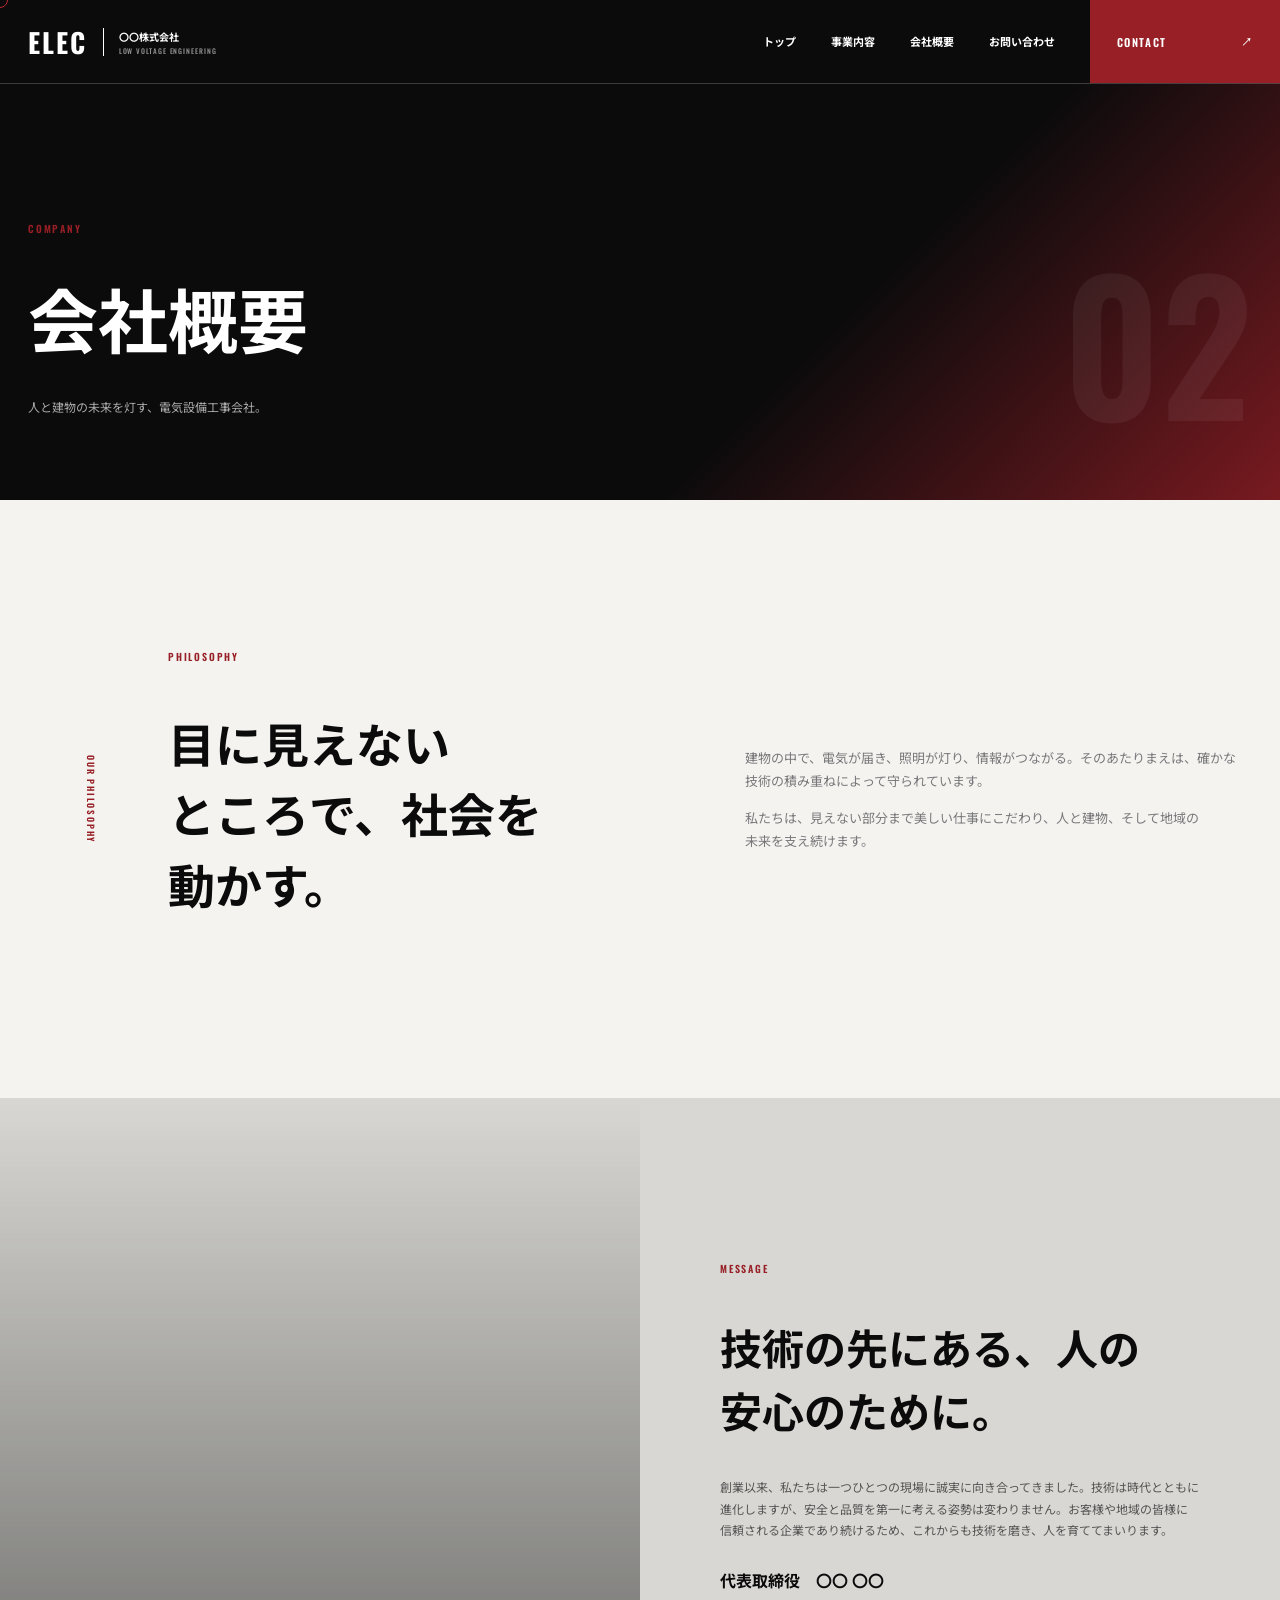
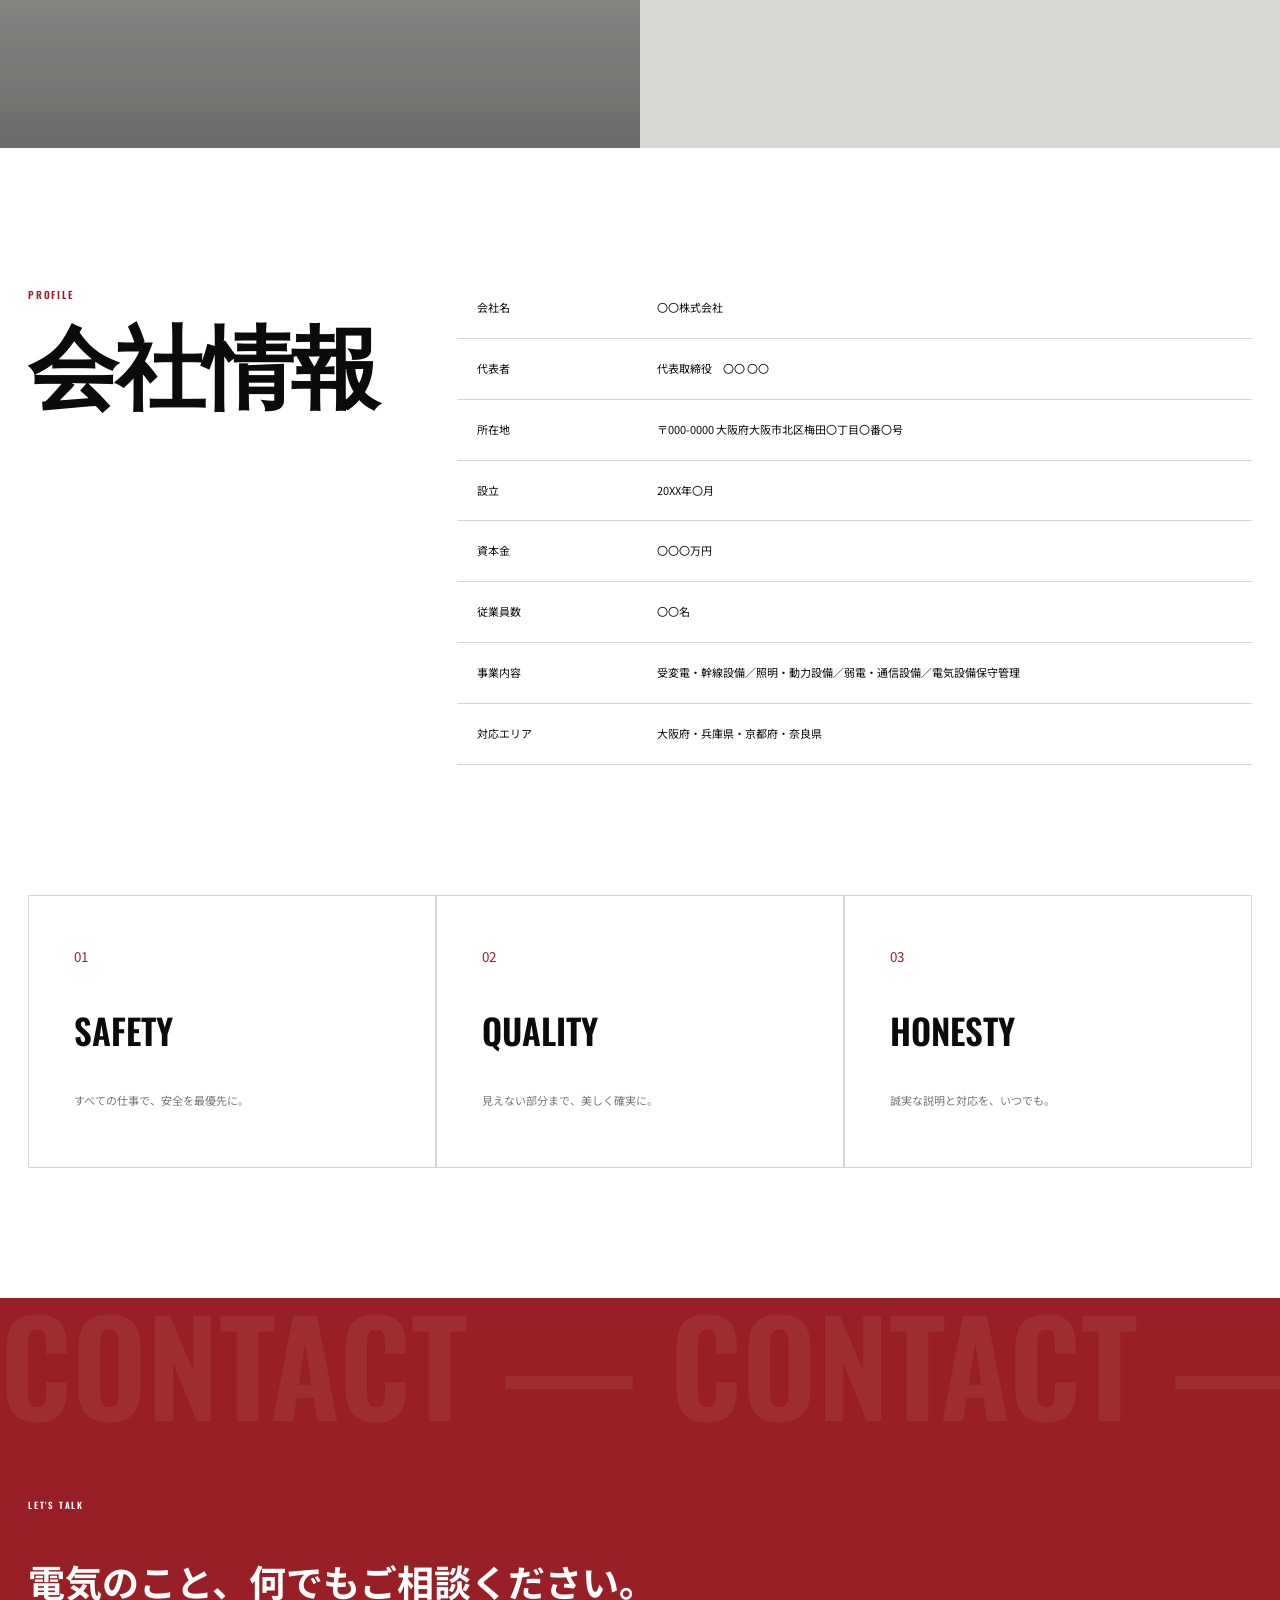
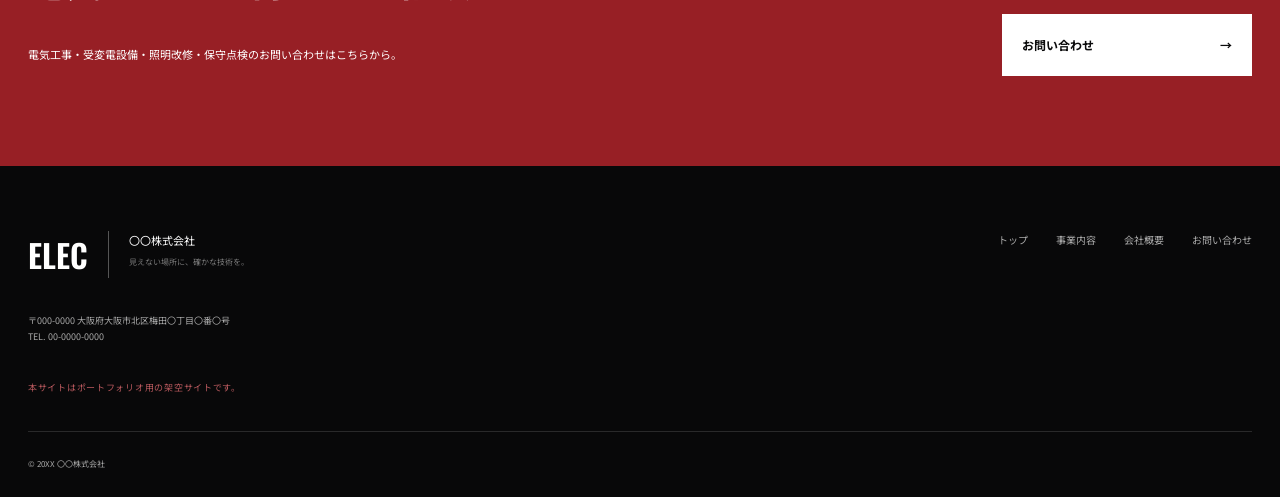
<file: company.html>
<!doctype html><html lang="ja"><head><meta charset="UTF-8"><meta name="viewport" content="width=device-width,initial-scale=1"><meta name="description" content="〇〇株式会社の会社概要。"><title>会社概要 | 〇〇株式会社</title><link rel="preconnect" href="https://fonts.googleapis.com"><link rel="preconnect" href="https://fonts.gstatic.com" crossorigin><link href="https://fonts.googleapis.com/css2?family=Noto+Sans+JP:wght@400;500;600;700;800;900&family=Oswald:wght@500;600;700&display=swap" rel="stylesheet"><link rel="stylesheet" href="styles.css?v=phrase-wrap1"><script src="script.js?v=phrase-wrap1" defer></script><link rel="icon" href="favicon-electric.svg" type="image/svg+xml"><meta property="og:type" content="website"><meta property="og:title" content="〇〇株式会社 | 見えない場所に、確かな技術を。"><meta property="og:description" content="受変電・照明・弱電設備の設計施工から保守まで。建物の未来を灯す電気設備工事会社です。"><meta property="og:url" content="https://pan1535ipad.github.io/modern-sample/company.html"><meta property="og:image" content="https://pan1535ipad.github.io/modern-sample/assets/ogp.jpg"><meta name="twitter:card" content="summary_large_image"></head><body><div class="loader"><span>ELECTRICAL WORKS</span><i></i></div><div class="cursor"></div><header><a class="logo" href="index.html"><b>ELEC</b><span>〇〇株式会社<small>LOW VOLTAGE ENGINEERING</small></span></a><button class="menu" aria-label="メニュー" aria-expanded="false"><i></i><i></i></button><nav><a href="index.html">トップ</a><a href="services.html">事業内容</a><a href="company.html">会社概要</a><a href="contact.html">お問い合わせ</a></nav><a class="head-contact" href="contact.html">CONTACT <b>↗</b></a></header><main><section class="page-hero"><div><small>COMPANY</small><h1 class="phrase-heading"><span class="phrase-unit">会社概要</span></h1><p>人と建物の未来を灯す、電気設備工事会社。</p></div><b>02</b></section><section class="company-message"><div class="vertical">OUR PHILOSOPHY</div><div class="reveal"><small>PHILOSOPHY</small><h2 class="phrase-heading semantic-heading company-message-heading"><span class="phrase-unit">目に</span><wbr><span class="phrase-unit">見えない</span><wbr><span class="phrase-unit">ところで、</span><wbr><span class="phrase-unit">社会を</span><wbr><span class="phrase-unit">動かす。</span></h2></div><div class="reveal"><p><span class="sp-line">建物の中で、電気が届き、照明が灯り、</span><span class="sp-line">情報がつながる。そのあたりまえは、</span><span class="sp-line">確かな技術の積み重ねによって</span><span class="sp-line">守られています。</span></p><p><span class="sp-line">私たちは、見えない部分まで</span><span class="sp-line">美しい仕事にこだわり、</span><span class="sp-line">人と建物、そして地域の未来を支え続けます。</span></p></div></section>
<section class="representative"><div class="rep-photo reveal"></div><div class="reveal"><small>MESSAGE</small><h2 class="phrase-heading semantic-heading representative-heading"><span class="phrase-unit">技術の</span><wbr><span class="phrase-unit">先に</span><wbr><span class="phrase-unit">ある、</span><wbr><span class="phrase-unit">人の</span><wbr><span class="phrase-unit">安心の</span><wbr><span class="phrase-unit">ために。</span></h2><p>創業以来、私たちは一つひとつの現場に誠実に向き合ってきました。技術は時代とともに進化しますが、安全と品質を第一に考える姿勢は変わりません。お客様や地域の皆様に信頼される企業であり続けるため、これからも技術を磨き、人を育ててまいります。</p><strong>代表取締役　〇〇 〇〇</strong></div></section>
<section class="company-profile"><div class="section-head reveal"><small>PROFILE</small><h2 class="phrase-heading"><span class="phrase-unit">会社情報</span></h2></div><dl class="reveal"><div><dt>会社名</dt><dd>〇〇株式会社</dd></div><div><dt>代表者</dt><dd>代表取締役　〇〇 〇〇</dd></div><div><dt>所在地</dt><dd>〒000-0000 大阪府大阪市北区梅田〇丁目〇番〇号</dd></div><div><dt>設立</dt><dd>20XX年〇月</dd></div><div><dt>資本金</dt><dd>〇〇〇万円</dd></div><div><dt>従業員数</dt><dd>〇〇名</dd></div><div><dt>事業内容</dt><dd>受変電・幹線設備／照明・動力設備／弱電・通信設備／電気設備保守管理</dd></div><div><dt>対応エリア</dt><dd>大阪府・兵庫県・京都府・奈良県</dd></div></dl></section><section class="values"><article><small>01</small><h3 class="phrase-heading"><span class="phrase-unit">SAFETY</span></h3><p>すべての仕事で、安全を最優先に。</p></article><article><small>02</small><h3 class="phrase-heading"><span class="phrase-unit">QUALITY</span></h3><p>見えない部分まで、美しく確実に。</p></article><article><small>03</small><h3 class="phrase-heading"><span class="phrase-unit">HONESTY</span></h3><p>誠実な説明と対応を、いつでも。</p></article></section></main><section class="contact-band"><div class="marquee"><span>CONTACT — CONTACT — CONTACT — CONTACT —&nbsp;</span><span>CONTACT — CONTACT — CONTACT — CONTACT —&nbsp;</span></div><div class="contact-band-inner reveal"><div><small>LET'S TALK</small><h2 class="phrase-heading semantic-heading cta-heading"><span class="phrase-unit">電気の</span><wbr><span class="phrase-unit">こと、</span><wbr><span class="phrase-unit">何でも</span><wbr><span class="phrase-unit">ご相談</span><wbr><span class="phrase-unit">ください。</span></h2><p>電気工事・受変電設備・照明改修・保守点検のお問い合わせはこちらから。</p></div><a href="contact.html">お問い合わせ <b>→</b></a></div></section><footer><div class="foot-logo"><b>ELEC</b><p>〇〇株式会社<br><small>見えない場所に、確かな技術を。</small></p></div><nav><a href="index.html">トップ</a><a href="services.html">事業内容</a><a href="company.html">会社概要</a><a href="contact.html">お問い合わせ</a></nav><div class="foot-info">〒000-0000 大阪府大阪市北区梅田〇丁目〇番〇号<br>TEL. 00-0000-0000</div><small class="portfolio-note">本サイトはポートフォリオ用の架空サイトです。</small><small class="copy">© 20XX 〇〇株式会社</small></footer></body></html>
</file>
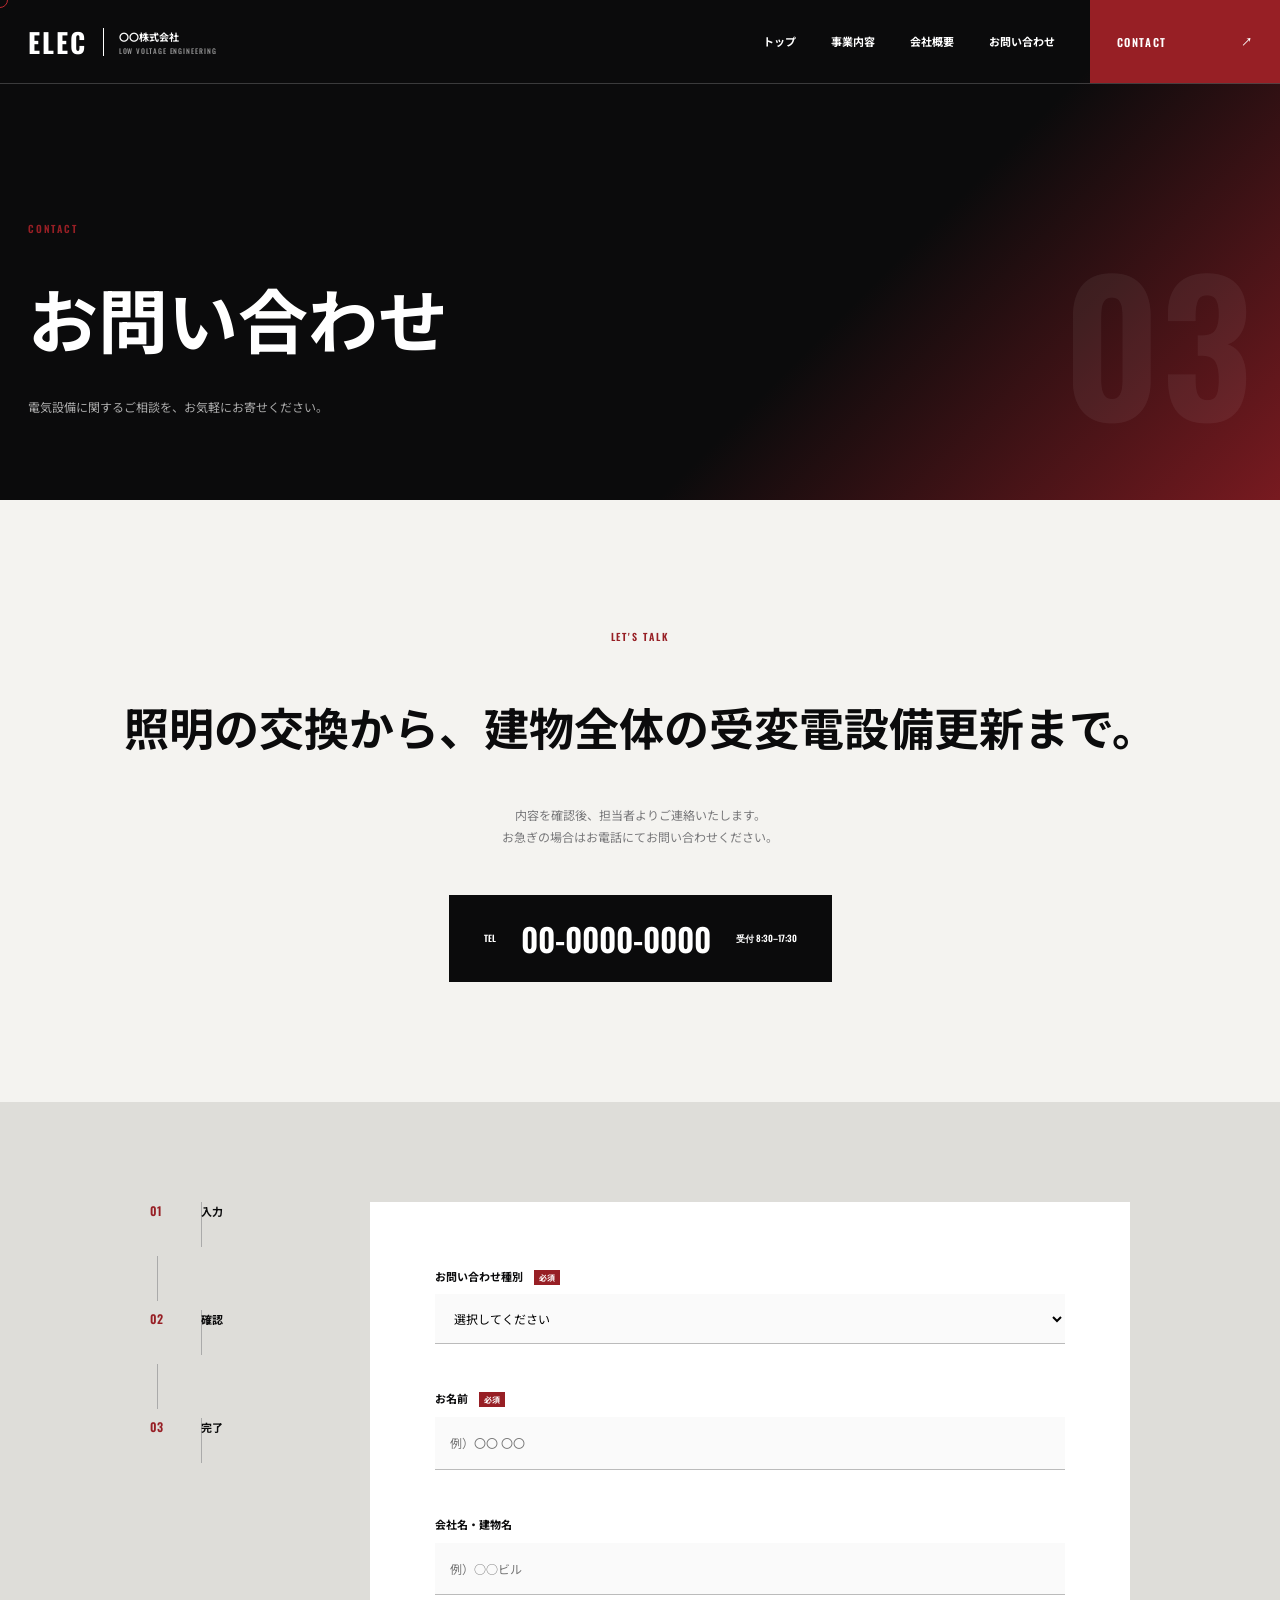
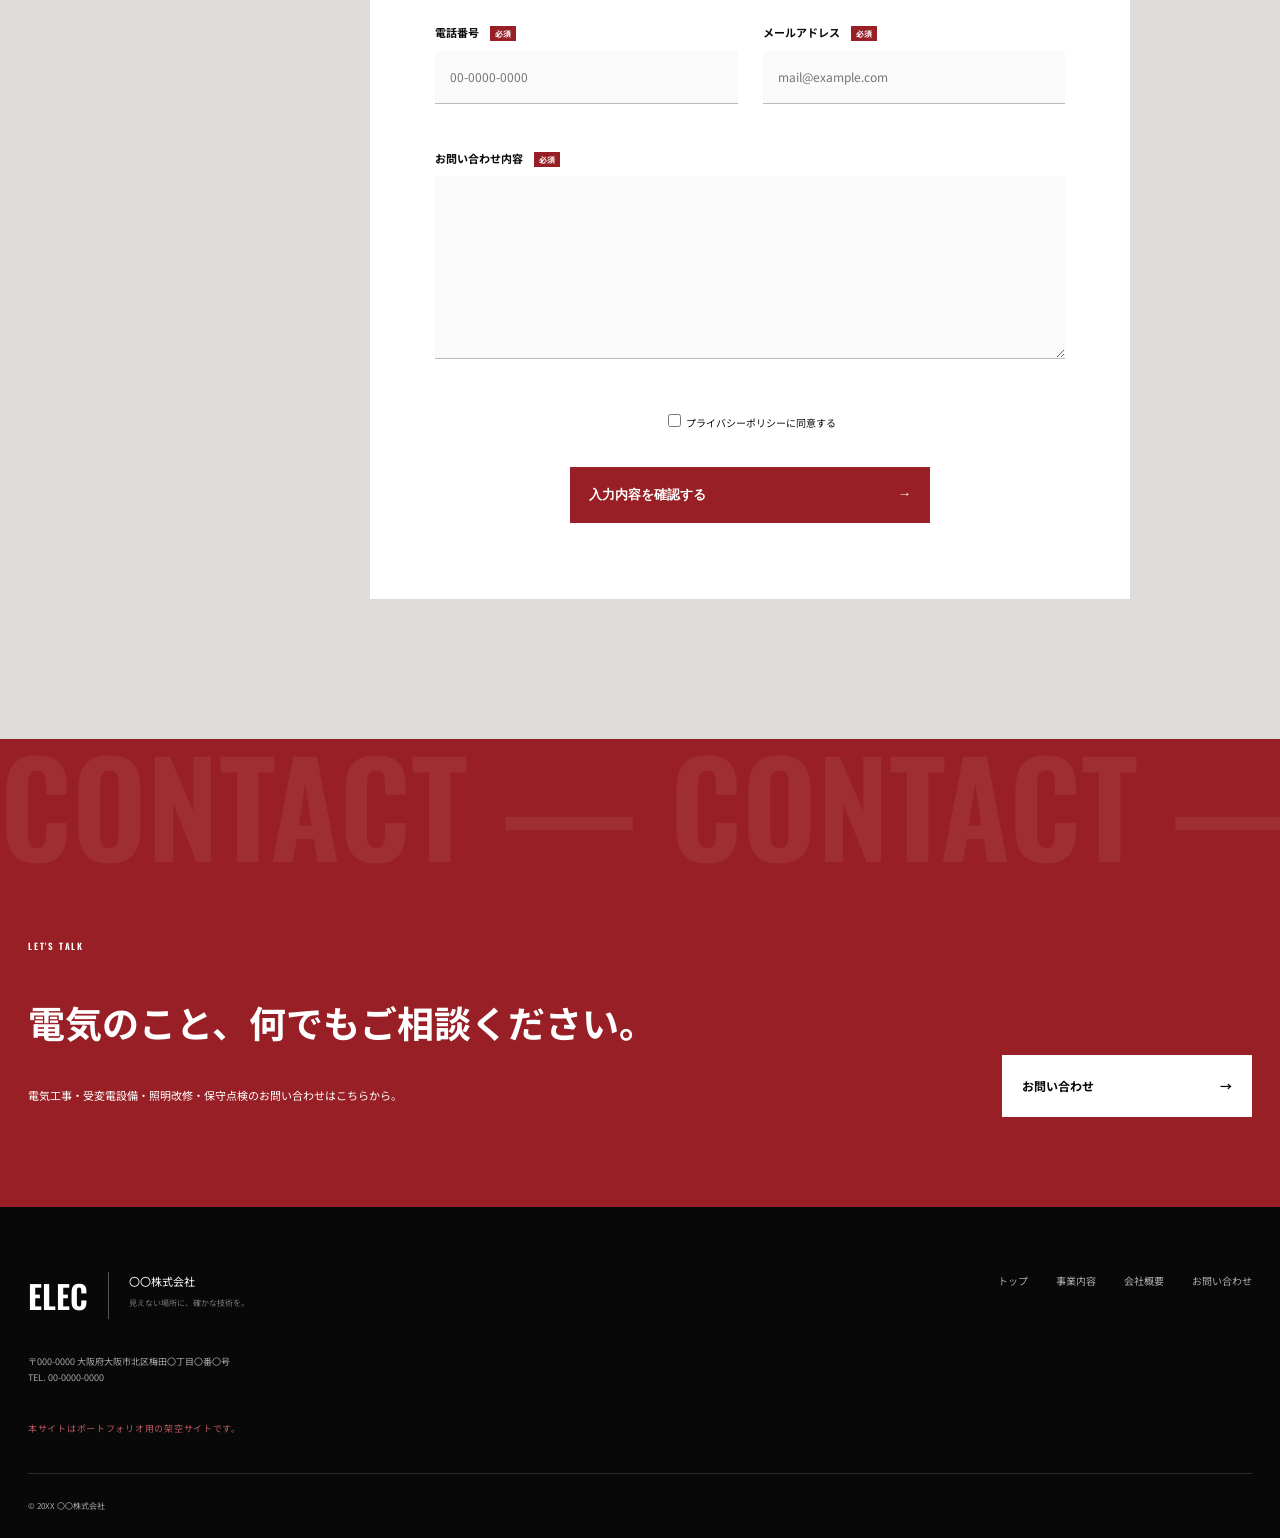
<file: contact.html>
<!doctype html><html lang="ja"><head><meta charset="UTF-8"><meta name="viewport" content="width=device-width,initial-scale=1"><meta name="description" content="電気設備工事・保守点検のお問い合わせ。"><title>お問い合わせ | 〇〇株式会社</title><link rel="preconnect" href="https://fonts.googleapis.com"><link rel="preconnect" href="https://fonts.gstatic.com" crossorigin><link href="https://fonts.googleapis.com/css2?family=Noto+Sans+JP:wght@400;500;600;700;800;900&family=Oswald:wght@500;600;700&display=swap" rel="stylesheet"><link rel="stylesheet" href="styles.css?v=phrase-wrap1"><script src="script.js?v=phrase-wrap1" defer></script><link rel="icon" href="favicon-electric.svg" type="image/svg+xml"><meta property="og:type" content="website"><meta property="og:title" content="〇〇株式会社 | 見えない場所に、確かな技術を。"><meta property="og:description" content="受変電・照明・弱電設備の設計施工から保守まで。建物の未来を灯す電気設備工事会社です。"><meta property="og:url" content="https://pan1535ipad.github.io/modern-sample/contact.html"><meta property="og:image" content="https://pan1535ipad.github.io/modern-sample/assets/ogp.jpg"><meta name="twitter:card" content="summary_large_image"></head><body><div class="loader"><span>ELECTRICAL WORKS</span><i></i></div><div class="cursor"></div><header><a class="logo" href="index.html"><b>ELEC</b><span>〇〇株式会社<small>LOW VOLTAGE ENGINEERING</small></span></a><button class="menu" aria-label="メニュー" aria-expanded="false"><i></i><i></i></button><nav><a href="index.html">トップ</a><a href="services.html">事業内容</a><a href="company.html">会社概要</a><a href="contact.html">お問い合わせ</a></nav><a class="head-contact" href="contact.html">CONTACT <b>↗</b></a></header><main><section class="page-hero"><div><small>CONTACT</small><h1 class="phrase-heading"><span class="phrase-unit">お問い合わせ</span></h1><p><span class="sp-line">電気設備に関するご相談を、</span><span class="sp-line">お気軽にお寄せください。</span></p></div><b>03</b></section><section class="contact-intro"><small>LET'S TALK</small><h2 class="phrase-heading semantic-heading contact-intro-heading"><span class="phrase-unit">照明の</span><wbr><span class="phrase-unit">交換から、</span><wbr><span class="phrase-unit">建物全体の</span><wbr><span class="phrase-unit">受変電設備</span><wbr><span class="phrase-unit">更新まで。</span></h2><p>内容を確認後、担当者よりご連絡いたします。<br>お急ぎの場合はお電話にてお問い合わせください。</p><a href="tel:0000000000"><span>TEL</span>00-0000-0000<small>受付 8:30–17:30</small></a></section>
<section class="form-section"><div class="form-aside"><b>01</b><h3 class="phrase-heading"><span class="phrase-unit">入力</span></h3><span></span><b>02</b><h3 class="phrase-heading"><span class="phrase-unit">確認</span></h3><span></span><b>03</b><h3 class="phrase-heading"><span class="phrase-unit">完了</span></h3></div><form id="contactForm" novalidate><div class="field"><label>お問い合わせ種別 <em>必須</em></label><select id="type" required><option value="">選択してください</option><option>受変電・幹線設備</option><option>照明・動力設備</option><option>弱電・通信設備</option><option>保守・点検</option><option>その他</option></select><small></small></div><div class="field"><label>お名前 <em>必須</em></label><input id="name" required placeholder="例）〇〇 〇〇"><small></small></div><div class="field"><label>会社名・建物名</label><input id="building" placeholder="例）○○ビル"></div><div class="field two"><div><label>電話番号 <em>必須</em></label><input id="phone" type="tel" required placeholder="00-0000-0000"><small></small></div><div><label>メールアドレス <em>必須</em></label><input id="email" type="email" required placeholder="mail@example.com"><small></small></div></div><div class="field"><label>お問い合わせ内容 <em>必須</em></label><textarea id="message" rows="7" required></textarea><small></small></div><label class="check"><input id="privacy" type="checkbox"> プライバシーポリシーに同意する</label><button type="submit">入力内容を確認する <b>→</b></button><p class="status" role="status"></p></form></section></main><section class="contact-band"><div class="marquee"><span>CONTACT — CONTACT — CONTACT — CONTACT —&nbsp;</span><span>CONTACT — CONTACT — CONTACT — CONTACT —&nbsp;</span></div><div class="contact-band-inner reveal"><div><small>LET'S TALK</small><h2 class="phrase-heading semantic-heading cta-heading"><span class="phrase-unit">電気の</span><wbr><span class="phrase-unit">こと、</span><wbr><span class="phrase-unit">何でも</span><wbr><span class="phrase-unit">ご相談</span><wbr><span class="phrase-unit">ください。</span></h2><p>電気工事・受変電設備・照明改修・保守点検のお問い合わせはこちらから。</p></div><a href="contact.html">お問い合わせ <b>→</b></a></div></section><footer><div class="foot-logo"><b>ELEC</b><p>〇〇株式会社<br><small>見えない場所に、確かな技術を。</small></p></div><nav><a href="index.html">トップ</a><a href="services.html">事業内容</a><a href="company.html">会社概要</a><a href="contact.html">お問い合わせ</a></nav><div class="foot-info">〒000-0000 大阪府大阪市北区梅田〇丁目〇番〇号<br>TEL. 00-0000-0000</div><small class="portfolio-note">本サイトはポートフォリオ用の架空サイトです。</small><small class="copy">© 20XX 〇〇株式会社</small></footer></body></html>
</file>
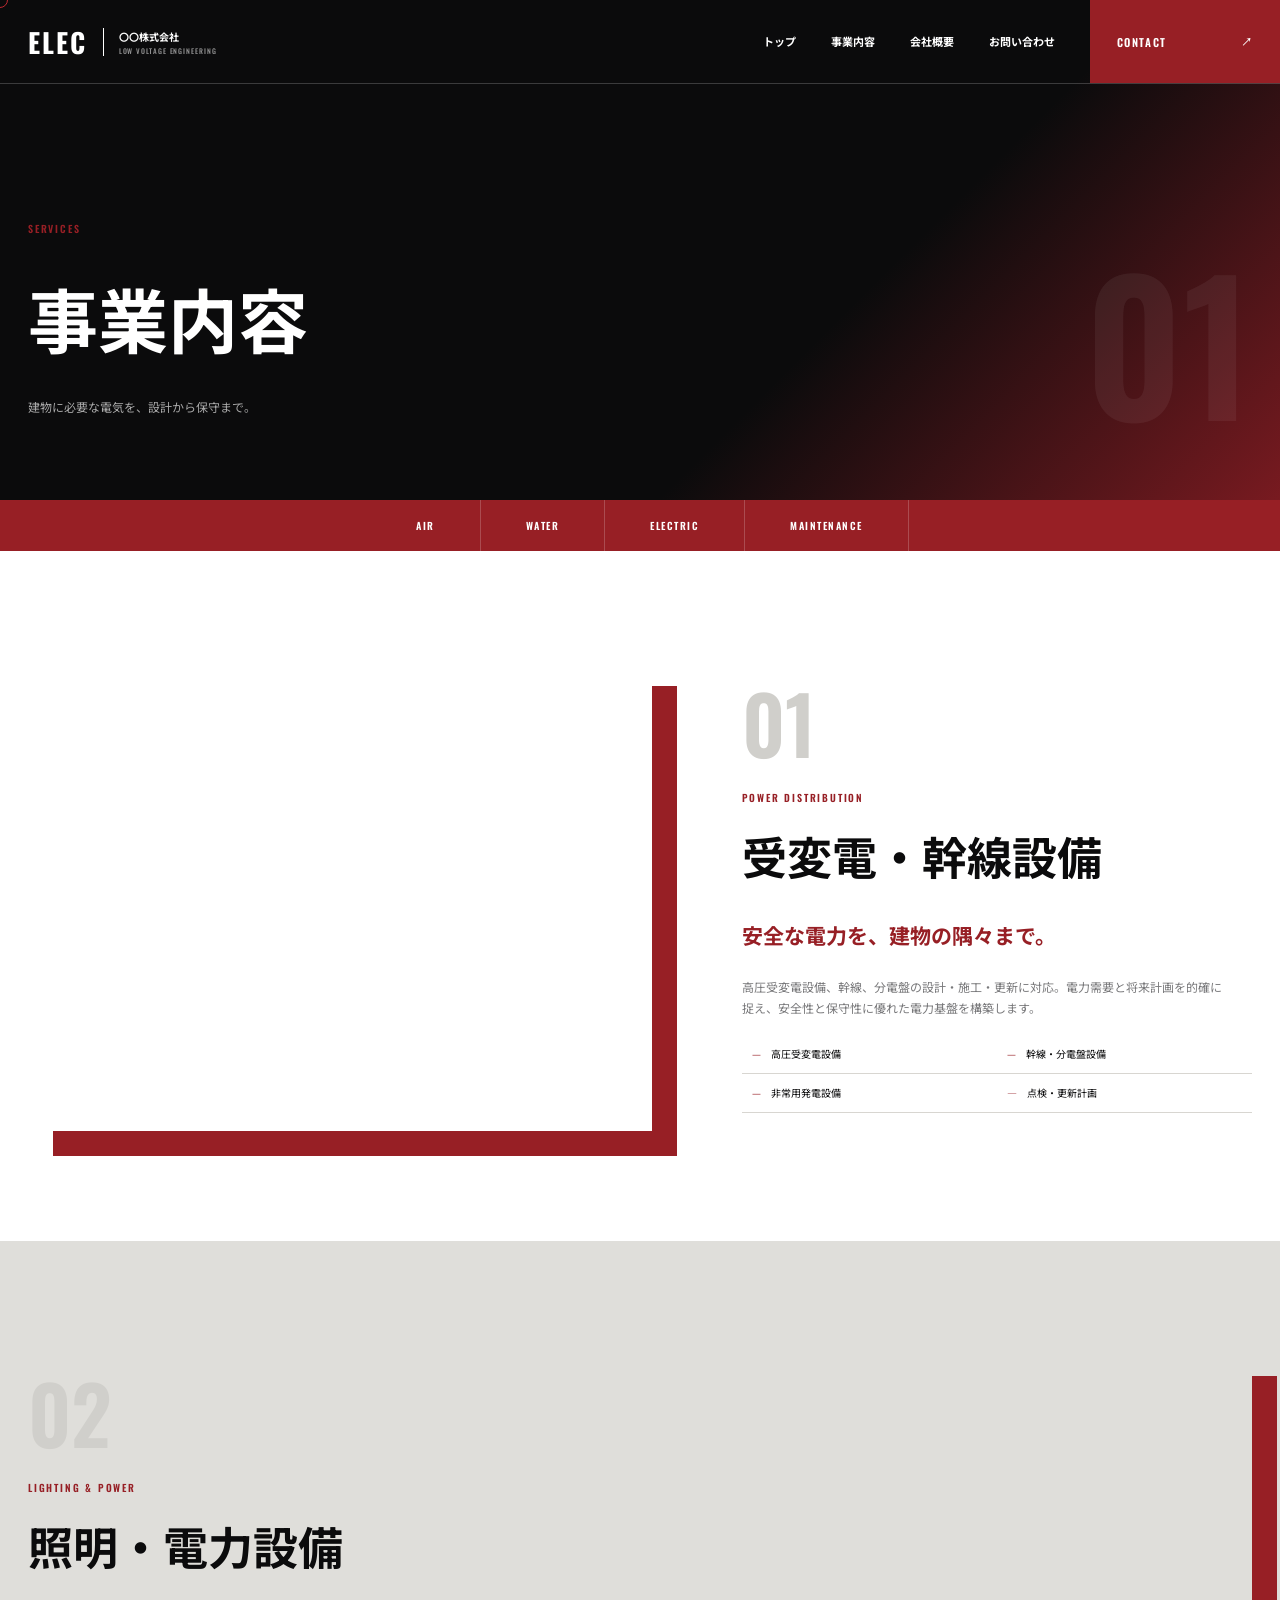
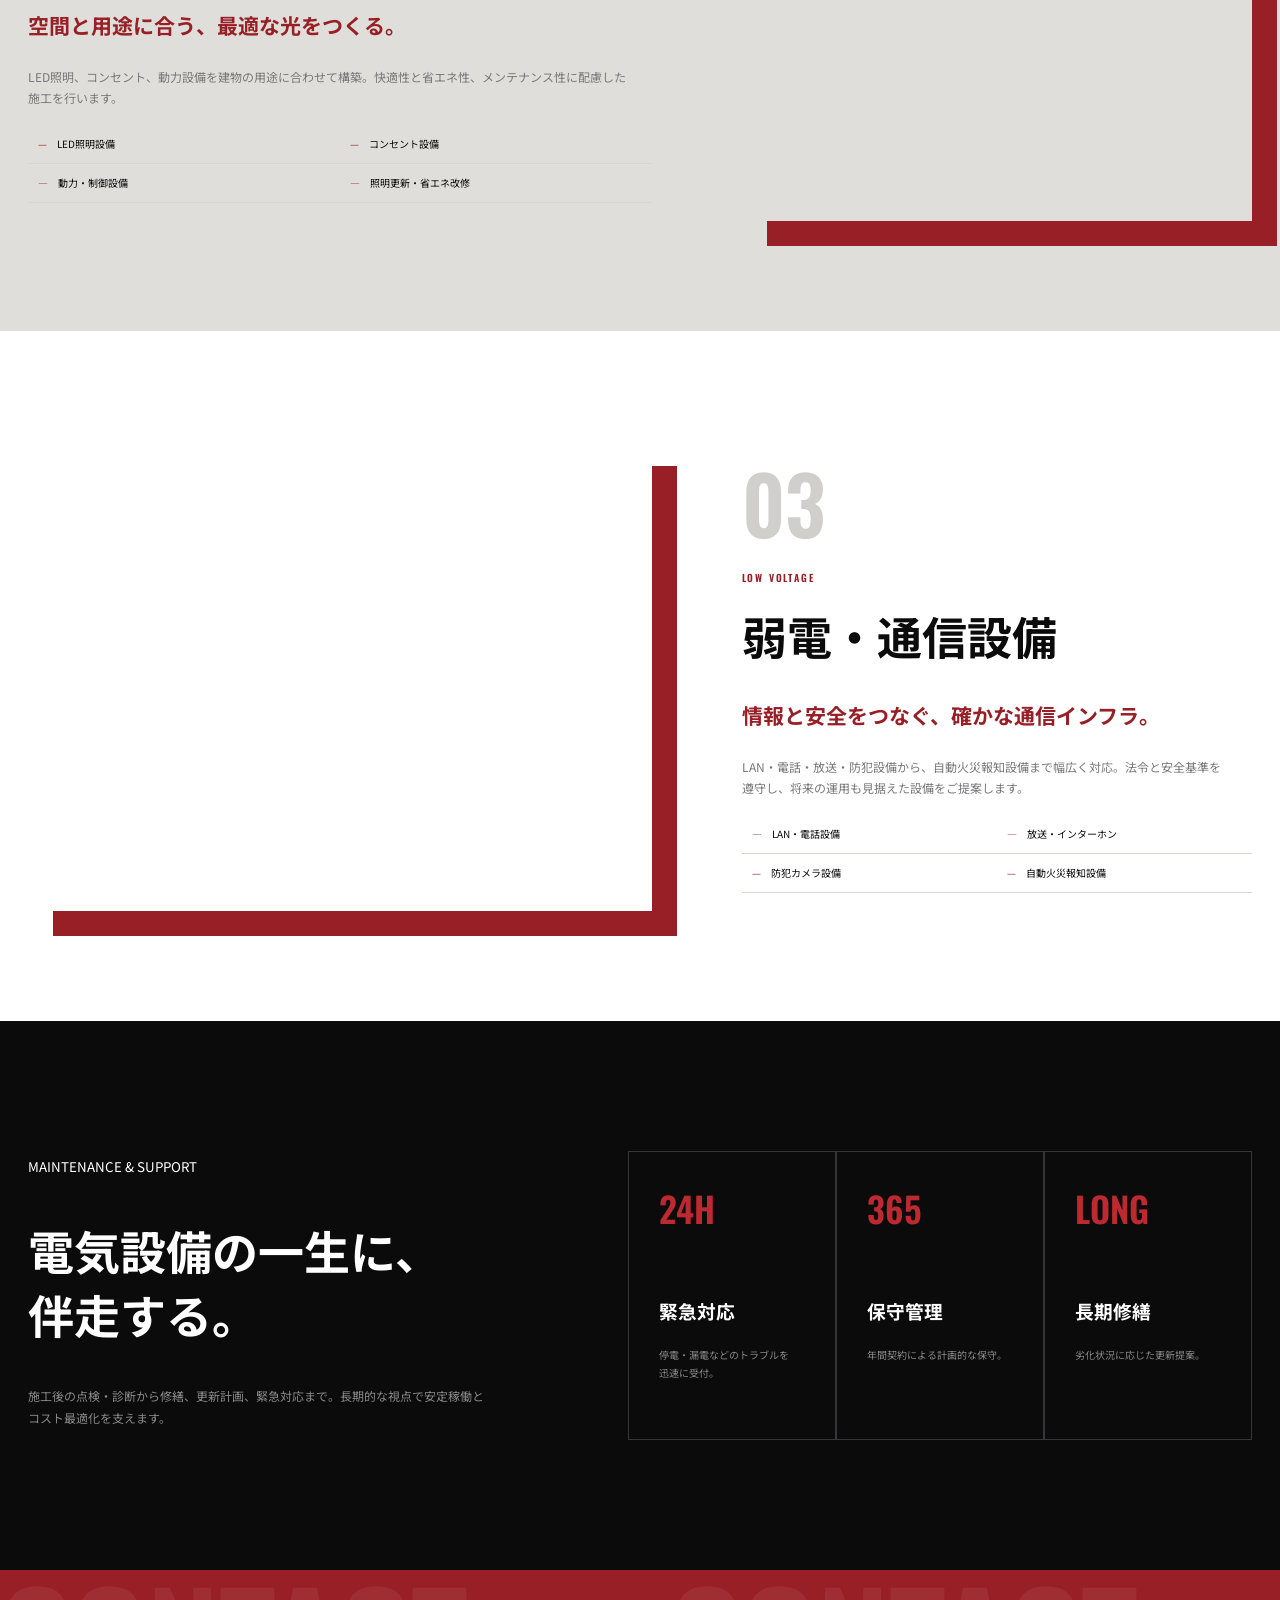
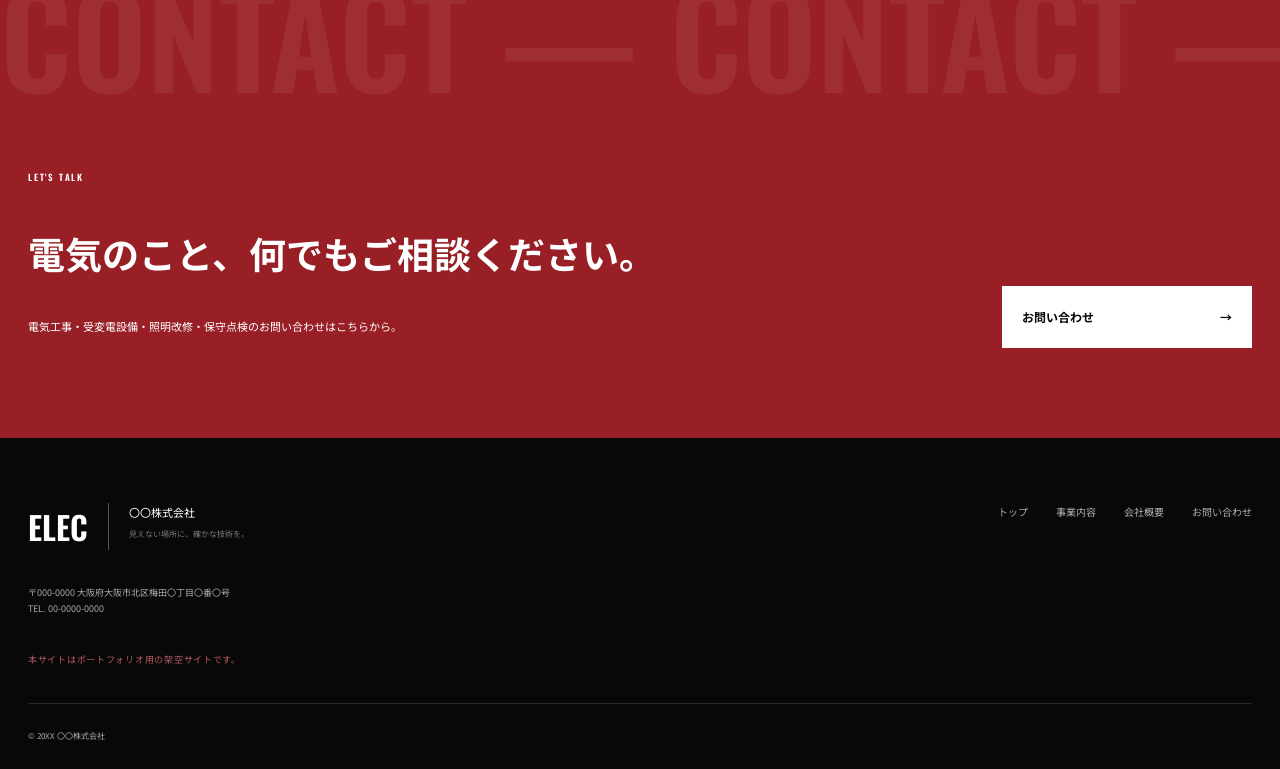
<file: services.html>
<!doctype html><html lang="ja"><head><meta charset="UTF-8"><meta name="viewport" content="width=device-width,initial-scale=1"><meta name="description" content="受変電・照明・弱電・通信設備の事業内容。"><title>事業内容 | 〇〇株式会社</title><link rel="preconnect" href="https://fonts.googleapis.com"><link rel="preconnect" href="https://fonts.gstatic.com" crossorigin><link href="https://fonts.googleapis.com/css2?family=Noto+Sans+JP:wght@400;500;600;700;800;900&family=Oswald:wght@500;600;700&display=swap" rel="stylesheet"><link rel="stylesheet" href="styles.css?v=phrase-wrap1"><script src="script.js?v=phrase-wrap1" defer></script><link rel="icon" href="favicon-electric.svg" type="image/svg+xml"><meta property="og:type" content="website"><meta property="og:title" content="〇〇株式会社 | 見えない場所に、確かな技術を。"><meta property="og:description" content="受変電・照明・弱電設備の設計施工から保守まで。建物の未来を灯す電気設備工事会社です。"><meta property="og:url" content="https://pan1535ipad.github.io/modern-sample/services.html"><meta property="og:image" content="https://pan1535ipad.github.io/modern-sample/assets/ogp.jpg"><meta name="twitter:card" content="summary_large_image"></head><body><div class="loader"><span>ELECTRICAL WORKS</span><i></i></div><div class="cursor"></div><header><a class="logo" href="index.html"><b>ELEC</b><span>〇〇株式会社<small>LOW VOLTAGE ENGINEERING</small></span></a><button class="menu" aria-label="メニュー" aria-expanded="false"><i></i><i></i></button><nav><a href="index.html">トップ</a><a href="services.html">事業内容</a><a href="company.html">会社概要</a><a href="contact.html">お問い合わせ</a></nav><a class="head-contact" href="contact.html">CONTACT <b>↗</b></a></header><main><section class="page-hero"><div><small>SERVICES</small><h1 class="phrase-heading"><span class="phrase-unit">事業内容</span></h1><p>建物に必要な電気を、設計から保守まで。</p></div><b>01</b></section><nav class="anchor-nav"><a href="#power">AIR</a><a href="#lighting">WATER</a><a href="#communication">ELECTRIC</a><a href="#maintenance">MAINTENANCE</a></nav>
<section class="service-detail" id="power"><div class="detail-image air reveal"></div><div class="detail-copy reveal"><b>01</b><small>POWER DISTRIBUTION</small><h2 class="phrase-heading"><span class="phrase-unit">受変電・</span><wbr><span class="phrase-unit">幹線設備</span></h2><h3 class="phrase-heading"><span class="phrase-unit">安全な</span><wbr><span class="phrase-unit">電力を、</span><wbr><span class="phrase-unit">建物の</span><wbr><span class="phrase-unit">隅々まで。</span></h3><p><span class="sp-line">高圧受変電設備、幹線、</span><span class="sp-line">分電盤の設計・施工・更新に対応。</span><span class="sp-line">電力需要と将来計画を的確に捉え、</span><span class="sp-line">安全性と保守性に優れた</span><span class="sp-line">電力基盤を構築します。</span></p><ul><li>高圧受変電設備</li><li>幹線・分電盤設備</li><li>非常用発電設備</li><li>点検・更新計画</li></ul></div></section>
<section class="service-detail reverse" id="lighting"><div class="detail-image water reveal"></div><div class="detail-copy reveal"><b>02</b><small>LIGHTING & POWER</small><h2 class="phrase-heading"><span class="phrase-unit">照明・</span><wbr><span class="phrase-unit">電力設備</span></h2><h3 class="phrase-heading"><span class="phrase-unit">空間と</span><wbr><span class="phrase-unit">用途に</span><wbr><span class="phrase-unit">合う、</span><wbr><span class="phrase-unit">最適な</span><wbr><span class="phrase-unit">光を</span><wbr><span class="phrase-unit">つくる。</span></h3><p><span class="sp-line">LED照明、コンセント、</span><span class="sp-line">動力設備を建物の用途に合わせて構築。</span><span class="sp-line">快適性と省エネ性、</span><span class="sp-line">メンテナンス性に配慮した施工を行います。</span></p><ul><li>LED照明設備</li><li>コンセント設備</li><li>動力・制御設備</li><li>照明更新・省エネ改修</li></ul></div></section>
<section class="service-detail" id="communication"><div class="detail-image electric reveal"></div><div class="detail-copy reveal"><b>03</b><small>LOW VOLTAGE</small><h2 class="phrase-heading"><span class="phrase-unit">弱電・</span><wbr><span class="phrase-unit">通信設備</span></h2><h3 class="phrase-heading"><span class="phrase-unit">情報と</span><wbr><span class="phrase-unit">安全を</span><wbr><span class="phrase-unit">つなぐ、</span><wbr><span class="phrase-unit">確かな</span><wbr><span class="phrase-unit">通信インフラ。</span></h3><p><span class="sp-line">LAN・電話・放送・防犯設備から、</span><span class="sp-line">自動火災報知設備まで幅広く対応。</span><span class="sp-line">法令と安全基準を遵守し、</span><span class="sp-line">将来の運用も見据えた設備をご提案します。</span></p><ul><li>LAN・電話設備</li><li>放送・インターホン</li><li>防犯カメラ設備</li><li>自動火災報知設備</li></ul></div></section>
<section class="support" id="maintenance"><div class="reveal"><small>MAINTENANCE & SUPPORT</small><h2 class="phrase-heading semantic-heading support-heading"><span class="phrase-unit">電気設備の</span><wbr><span class="phrase-unit">一生に、</span><wbr><span class="phrase-unit">伴走する。</span></h2><p><span class="sp-line">施工後の点検・診断から修繕、更新計画、</span><span class="sp-line">緊急対応まで。</span><span class="sp-line">長期的な視点で安定稼働と</span><span class="sp-line">コスト最適化を支えます。</span></p></div><div class="support-grid"><article><b>24H</b><h3 class="phrase-heading"><span class="phrase-unit">緊急対応</span></h3><p>停電・漏電などのトラブルを迅速に受付。</p></article><article><b>365</b><h3 class="phrase-heading"><span class="phrase-unit">保守管理</span></h3><p>年間契約による計画的な保守。</p></article><article><b>LONG</b><h3 class="phrase-heading"><span class="phrase-unit">長期修繕</span></h3><p>劣化状況に応じた更新提案。</p></article></div></section></main><section class="contact-band"><div class="marquee"><span>CONTACT — CONTACT — CONTACT — CONTACT —&nbsp;</span><span>CONTACT — CONTACT — CONTACT — CONTACT —&nbsp;</span></div><div class="contact-band-inner reveal"><div><small>LET'S TALK</small><h2 class="phrase-heading semantic-heading cta-heading"><span class="phrase-unit">電気の</span><wbr><span class="phrase-unit">こと、</span><wbr><span class="phrase-unit">何でも</span><wbr><span class="phrase-unit">ご相談</span><wbr><span class="phrase-unit">ください。</span></h2><p>電気工事・受変電設備・照明改修・保守点検のお問い合わせはこちらから。</p></div><a href="contact.html">お問い合わせ <b>→</b></a></div></section><footer><div class="foot-logo"><b>ELEC</b><p>〇〇株式会社<br><small>見えない場所に、確かな技術を。</small></p></div><nav><a href="index.html">トップ</a><a href="services.html">事業内容</a><a href="company.html">会社概要</a><a href="contact.html">お問い合わせ</a></nav><div class="foot-info">〒000-0000 大阪府大阪市北区梅田〇丁目〇番〇号<br>TEL. 00-0000-0000</div><small class="portfolio-note">本サイトはポートフォリオ用の架空サイトです。</small><small class="copy">© 20XX 〇〇株式会社</small></footer></body></html>
</file>
<file: styles.css>
:root{--black:#0b0b0c;--ink:#171719;--red:#971f25;--red2:#bd2931;--paper:#f4f3f0;--gray:#79797b;--line:#d8d6d1;--white:#fff;--max:1280px}*{box-sizing:border-box}html{scroll-behavior:smooth}body{margin:0;color:var(--black);font-family:"Noto Sans JP",sans-serif;line-height:1.8;background:var(--paper)}a{color:inherit;text-decoration:none}img{display:block;max-width:100%}.loader{position:fixed;z-index:999;inset:0;display:grid;place-items:center;color:#fff;background:var(--black);transition:transform .8s cubic-bezier(.8,0,.2,1)}.loader.hide{transform:translateY(-100%)}.loader span{font:600 24px Oswald;letter-spacing:.15em}.loader i{position:absolute;left:0;bottom:0;height:3px;background:var(--red2);animation:load 1s forwards}@keyframes load{to{width:100%}}.cursor{position:fixed;z-index:200;width:16px;height:16px;border:1px solid var(--red2);border-radius:50%;pointer-events:none;transform:translate(-50%,-50%);transition:width .2s,height .2s,background .2s}.cursor.hover{width:45px;height:45px;background:rgba(151,31,37,.15)}header{position:fixed;z-index:80;inset:0 0 auto;height:84px;padding-left:max(28px,calc((100% - var(--max))/2));display:flex;align-items:center;color:#fff;border-bottom:1px solid rgba(255,255,255,.2);transition:.35s}header.scrolled{height:70px;color:var(--black);background:rgba(244,243,240,.97);border-color:var(--line)}.logo{display:flex;align-items:center;gap:15px}.logo>b{font:700 27px Oswald;letter-spacing:.08em}.logo>span{padding-left:15px;border-left:1px solid currentColor;font-size:10px;font-weight:700}.logo small{display:block;opacity:.55;font:500 7px Oswald;letter-spacing:.13em}header nav{margin-left:auto;height:100%;display:flex;align-items:center;gap:35px;font-size:11px;font-weight:700}header nav a{position:relative}header nav a:after{content:"";position:absolute;left:0;bottom:-7px;width:0;height:2px;background:var(--red2);transition:.25s}header nav a:hover:after{width:100%}.head-contact{height:100%;min-width:190px;margin-left:35px;padding:0 27px;display:flex;align-items:center;justify-content:space-between;color:#fff;background:var(--red);font:600 11px Oswald;letter-spacing:.12em}.menu{display:none}.hero{height:100vh;min-height:700px;position:relative;color:#fff;background:#111;overflow:hidden}.hero>img{position:absolute;width:100%;height:100%;object-fit:cover;object-position:center}.hero-overlay{position:absolute;inset:0;background:linear-gradient(90deg,rgba(0,0,0,.9) 0,rgba(0,0,0,.58) 42%,rgba(0,0,0,.08) 73%),linear-gradient(0deg,rgba(0,0,0,.45),transparent 40%)}.hero-text{position:relative;z-index:2;width:min(calc(100% - 56px),var(--max));height:100%;margin:auto;padding-top:18vh;display:flex;flex-direction:column;justify-content:center}.hero-text>p{margin:0 0 30px;font:600 10px Oswald;letter-spacing:.18em}.hero h1{margin:0;font-size:clamp(57px,7vw,103px);line-height:1.18;letter-spacing:-.055em}.hero h1 em{font-style:normal;color:transparent;-webkit-text-stroke:1px #fff}.hero-note{margin-top:35px;padding-left:18px;border-left:2px solid var(--red2);font-size:12px}.hero-index{position:absolute;z-index:2;right:4vw;bottom:55px;font:500 11px Oswald;letter-spacing:.15em}.scroll{position:absolute;z-index:2;left:30px;bottom:0;font:500 8px Oswald;letter-spacing:.16em;writing-mode:vertical-rl}.scroll i{display:block;width:1px;height:65px;margin-top:12px;background:#fff}.statement{min-height:530px;padding:130px max(28px,calc((100% - var(--max))/2));display:grid;grid-template-columns:70px 1.2fr .8fr;gap:60px;align-items:center}.vertical{font:600 9px Oswald;letter-spacing:.2em;writing-mode:vertical-rl;color:var(--red)}.statement small,.section-head small,.philosophy-copy small,.detail-copy small,.page-hero small,.company-message small,.representative small,.contact-intro>small{color:var(--red);font:600 10px Oswald;letter-spacing:.18em}.statement h2{margin:18px 0;font-size:clamp(38px,4vw,58px);line-height:1.5;letter-spacing:-.04em}.statement>p{color:var(--gray);font-size:13px}.services{padding:120px max(28px,calc((100% - var(--max))/2));color:#fff;background:var(--black)}.section-head{position:relative}.section-head h2{margin:8px 0;font:600 clamp(52px,7vw,100px)/1 Oswald;letter-spacing:-.03em}.section-head p{color:#8b8b8d;font-size:12px}.services .section-head>a{position:absolute;right:0;bottom:0;font:600 10px Oswald;letter-spacing:.12em}.service-list{margin-top:70px;border-top:1px solid #3a3a3c}.service-row{height:125px;position:relative;display:grid;grid-template-columns:70px 1fr 1fr 60px;align-items:center;border-bottom:1px solid #3a3a3c;transition:.3s}.service-row>b{color:var(--red2);font:600 13px Oswald}.service-row h3{font-size:25px}.service-row>span{color:#777;font:500 11px Oswald;letter-spacing:.14em}.service-row>i{font-style:normal;font-size:22px}.service-row:hover{padding-left:20px;color:#fff;background:var(--red)}.service-row:hover>b,.service-row:hover>span{color:#fff}.service-preview{position:absolute;z-index:3;right:10%;bottom:75%;width:280px;height:180px;background-size:cover;background-position:center;opacity:0;pointer-events:none;transform:rotate(-4deg) scale(.85);transition:.3s}.service-row:hover .service-preview{opacity:1;transform:rotate(-2deg) scale(1)}.air{background-image:url("https://images.unsplash.com/photo-1503387762-592deb58ef4e?auto=format&fit=crop&w=1800&q=88")}.water{background-image:url("https://images.unsplash.com/photo-1581092160607-ee22621dd758?auto=format&fit=crop&w=1000&q=85")}.electric{background-image:url("https://images.unsplash.com/photo-1504917595217-d4dc5ebe6122?auto=format&fit=crop&w=1000&q=85")}.philosophy{min-height:680px;display:grid;grid-template-columns:1.1fr .75fr .45fr;background:#d8d7d3}.philosophy-photo{background:linear-gradient(120deg,rgba(0,0,0,.08),transparent),url("https://images.unsplash.com/photo-1486406146926-c627a92ad1ab?auto=format&fit=crop&w=1300&q=85") center/cover;clip-path:polygon(0 0,100% 0,88% 100%,0 100%)}.philosophy-copy{padding:120px 55px}.philosophy-copy h2{font-size:42px;line-height:1.55}.philosophy-copy p{color:#555;font-size:12px}.philosophy-copy a{display:inline-block;margin-top:28px;padding-bottom:6px;border-bottom:1px solid;font-size:10px;font-weight:700}.philosophy>strong{padding:100px 25px;color:var(--red);background:#c8c6c1;font:600 31px/1.35 Oswald;writing-mode:vertical-rl}.projects{padding:130px max(28px,calc((100% - var(--max))/2));background:#fff}.project-grid{display:grid;grid-template-columns:repeat(3,1fr);gap:18px;margin-top:55px}.project-img{height:310px;background-position:center;background-size:cover;filter:grayscale(.25);transition:.5s}.project-grid article:hover .project-img{filter:none;transform:scale(.98)}.p1{background-image:url("https://images.unsplash.com/photo-1600585154340-be6161a56a0c?auto=format&fit=crop&w=1000&q=85")}.p2{background-image:url("https://images.unsplash.com/photo-1497366754035-f200968a6e72?auto=format&fit=crop&w=1000&q=85")}.p3{background-image:url("https://images.unsplash.com/photo-1581092918056-0c4c3acd3789?auto=format&fit=crop&w=1000&q=85")}.project-grid small{display:block;margin-top:18px;color:var(--red);font:600 9px Oswald;letter-spacing:.13em}.project-grid h3{margin:6px 0;font-size:15px}.project-grid p{margin:0;color:#888;font-size:10px}.numbers{padding:100px max(28px,calc((100% - var(--max))/2));display:grid;grid-template-columns:1.5fr repeat(4,1fr);align-items:end;color:#fff;background:linear-gradient(90deg,rgba(0,0,0,.95),rgba(0,0,0,.76)),url("https://images.unsplash.com/photo-1504307651254-35680f356dfd?auto=format&fit=crop&w=1800&q=88") center/cover}.numbers h2{font-size:35px;line-height:1.5}.numbers>div:not(:first-child){padding:20px;border-left:1px solid #555}.numbers strong{font:600 55px Oswald}.numbers span{display:block;color:#aaa;font-size:9px}.maintenance{padding:130px max(28px,calc((100% - var(--max))/2));background:#fff}.maintenance ol{display:grid;grid-template-columns:repeat(4,1fr);margin:60px 0 0;padding:0;list-style:none;border-top:1px solid var(--line);border-left:1px solid var(--line)}.maintenance li{min-height:270px;padding:30px;border-right:1px solid var(--line);border-bottom:1px solid var(--line)}.maintenance li b{color:var(--red);font:600 30px Oswald}.maintenance li h3{margin-top:60px}.maintenance li p{color:var(--gray);font-size:11px}.contact-band{overflow:hidden;color:#fff;background:var(--red)}.marquee{display:flex;white-space:nowrap;color:rgba(255,255,255,.07);font:600 130px/1 Oswald;animation:marquee 20s linear infinite}@keyframes marquee{to{transform:translateX(-50%)}}.contact-band-inner{padding:60px max(28px,calc((100% - var(--max))/2)) 90px;display:flex;justify-content:space-between;align-items:end}.contact-band-inner small{font:600 9px Oswald;letter-spacing:.2em}.contact-band-inner h2{font-size:37px}.contact-band-inner p{font-size:11px}.contact-band-inner>a{width:250px;padding:20px;display:flex;justify-content:space-between;color:var(--black);background:#fff;font-size:12px;font-weight:700}footer{padding:65px max(28px,calc((100% - var(--max))/2)) 25px;display:grid;grid-template-columns:1fr auto;gap:35px;color:#aaa;background:#080809}.foot-logo{display:flex;gap:20px;color:#fff}.foot-logo>b{font:600 32px Oswald}.foot-logo p{margin:0;padding-left:20px;border-left:1px solid #555;font-size:11px}.foot-logo small{color:#777;font-size:8px}footer nav{display:flex;gap:28px;font-size:10px}.foot-info{font-size:9px}.copy{grid-column:1/-1;padding-top:25px;border-top:1px solid #29292a;font-size:8px}.page-hero{height:500px;padding:120px max(28px,calc((100% - var(--max))/2)) 70px;display:flex;justify-content:space-between;align-items:end;color:#fff;background:linear-gradient(135deg,#0b0b0c 65%,#781a20)}.page-hero h1{margin:15px 0;font-size:70px}.page-hero p{color:#aaa;font-size:12px}.page-hero>b{font:600 180px/1 Oswald;color:rgba(255,255,255,.06)}.anchor-nav{position:sticky;z-index:20;top:70px;display:flex;justify-content:center;color:#fff;background:var(--red)}.anchor-nav a{padding:18px 45px;border-right:1px solid rgba(255,255,255,.2);font:600 10px Oswald;letter-spacing:.15em}.service-detail{min-height:690px;padding:110px max(28px,calc((100% - var(--max))/2));display:grid;grid-template-columns:1.1fr .9fr;gap:90px;align-items:center;background:#fff}.service-detail.reverse{background:#dfdeda}.service-detail.reverse .detail-image{order:2}.detail-image{height:470px;background-position:center;background-size:cover;box-shadow:25px 25px 0 var(--red)}.detail-copy>b{display:block;color:#d0cfcb;font:600 80px Oswald}.detail-copy h2{margin:5px 0;font-size:45px}.detail-copy h3{color:var(--red);font-size:21px}.detail-copy>p{color:var(--gray);font-size:12px}.detail-copy ul{display:grid;grid-template-columns:1fr 1fr;padding:0;list-style:none}.detail-copy li{padding:10px;border-bottom:1px solid var(--line);font-size:10px}.detail-copy li:before{content:"—";margin-right:10px;color:var(--red)}.support{padding:130px max(28px,calc((100% - var(--max))/2));display:grid;grid-template-columns:1fr 1.2fr;gap:80px;color:#fff;background:var(--black)}.support h2{font-size:46px;line-height:1.4}.support p{color:#888;font-size:12px}.support-grid{display:grid;grid-template-columns:repeat(3,1fr)}.support-grid article{padding:30px;border:1px solid #363638}.support-grid b{color:var(--red2);font:600 35px Oswald}.support-grid h3{margin-top:60px}.support-grid p{font-size:10px}.company-message{padding:140px max(28px,calc((100% - var(--max))/2));display:grid;grid-template-columns:70px 1fr 1fr;gap:70px;align-items:center}.company-message h2{font-size:47px;line-height:1.5}.company-message>div:last-child{color:var(--gray);font-size:13px}.representative{min-height:650px;display:grid;grid-template-columns:1fr 1fr;align-items:center;background:#d8d7d3}.rep-photo{height:100%;background:linear-gradient(0deg,rgba(0,0,0,.5),transparent),url("https://images.unsplash.com/photo-1487958449943-2429e8be8625?auto=format&fit=crop&w=1800&q=88") center/cover;filter:grayscale(1)}.representative>div:last-child{padding:80px;max-width:650px}.representative h2{font-size:42px;line-height:1.5}.representative p{color:#555;font-size:12px}.representative strong{display:block;margin-top:25px}.company-profile{padding:130px max(28px,calc((100% - var(--max))/2));display:grid;grid-template-columns:.6fr 1.4fr;gap:80px;background:#fff}.company-profile dl{margin:0}.company-profile dl div{display:grid;grid-template-columns:180px 1fr;padding:20px;border-bottom:1px solid var(--line);font-size:11px}.company-profile dd{margin:0}.values{display:grid;grid-template-columns:repeat(3,1fr);padding:0 max(28px,calc((100% - var(--max))/2)) 130px;background:#fff}.values article{padding:45px;border:1px solid var(--line)}.values small{color:var(--red)}.values h3{font:600 35px Oswald}.values p{color:#777;font-size:11px}.contact-intro{padding:120px 28px;text-align:center}.contact-intro h2{font-size:45px}.contact-intro>p{color:var(--gray);font-size:12px}.contact-intro>a{display:inline-flex;align-items:center;gap:25px;margin-top:35px;padding:20px 35px;color:#fff;background:var(--black);font:600 32px Oswald}.contact-intro>a span,.contact-intro>a small{font-size:9px}.form-section{padding:100px max(28px,calc((100% - 980px)/2)) 140px;display:grid;grid-template-columns:160px 1fr;gap:60px;background:#deddd9}.form-aside{display:grid;grid-template-columns:35px 1fr;align-content:start;gap:9px}.form-aside b{color:var(--red);font:600 12px Oswald}.form-aside h3{margin:0;font-size:11px}.form-aside span{grid-column:1/-1;width:1px;height:45px;margin-left:7px;background:#aaa}.form-section form{padding:65px;background:#fff}.field{margin-bottom:28px}.field label{display:block;margin-bottom:8px;font-size:11px;font-weight:700}.field em{margin-left:8px;padding:2px 5px;color:#fff;background:var(--red);font-size:8px;font-style:normal}.field input,.field select,.field textarea{width:100%;padding:15px;border:0;border-bottom:1px solid #bbb;background:#fafafa;font:inherit;font-size:12px;outline:none}.field input:focus,.field select:focus,.field textarea:focus{border-color:var(--red)}.field small{display:block;min-height:17px;color:var(--red);font-size:9px}.field.invalid input,.field.invalid select,.field.invalid textarea{background:#fff1f1}.field.two{display:grid;grid-template-columns:1fr 1fr;gap:25px}.check{display:block;text-align:center;font-size:10px}.form-section button{width:360px;margin:35px auto 0;padding:19px;border:0;display:flex;justify-content:space-between;color:#fff;background:var(--red);cursor:pointer;font-weight:700}.status{text-align:center;color:var(--red);font-size:11px}.reveal{opacity:0;transform:translateY(35px);transition:opacity .8s,transform .8s}.reveal.visible{opacity:1;transform:none}@media(max-width:850px){.cursor{display:none}header{height:70px;padding-left:20px}.logo>span{display:none}header nav{position:fixed;inset:70px 0 auto;display:none;padding:20px;color:var(--black);background:var(--paper);flex-direction:column;align-items:stretch;gap:0}.head-contact{display:none}.menu{display:grid;margin-left:auto;margin-right:20px;gap:8px;border:0;background:none}.menu i{width:27px;height:2px;background:currentColor}.menu.open+nav{display:flex}header nav a{padding:15px;border-bottom:1px solid var(--line)}.hero>img{object-position:62%}.hero-overlay{background:linear-gradient(90deg,rgba(0,0,0,.9),rgba(0,0,0,.48))}.hero h1{font-size:48px}.statement{grid-template-columns:35px 1fr;gap:25px}.statement>p{grid-column:2}.service-preview{display:none}.philosophy{grid-template-columns:1fr}.philosophy-photo{height:400px;clip-path:none}.philosophy>strong{display:none}.project-grid{overflow-x:auto}.project-grid article{min-width:280px}.numbers{grid-template-columns:1fr 1fr}.numbers>div:first-child{grid-column:1/-1}.maintenance ol{grid-template-columns:1fr 1fr}.contact-band-inner{display:block}.contact-band-inner>a{margin-top:30px}.page-hero{height:400px}.page-hero>b{font-size:100px}.service-detail,.service-detail.reverse,.support,.company-message,.representative,.company-profile{grid-template-columns:1fr}.service-detail.reverse .detail-image{order:initial}.detail-image{height:350px}.support-grid{grid-template-columns:1fr}.company-message{grid-template-columns:35px 1fr}.company-message>div:last-child{grid-column:2}.rep-photo{min-height:500px}.values{grid-template-columns:1fr}.form-section{grid-template-columns:1fr}.form-aside{display:flex}.form-aside span{width:50px;height:1px;margin:12px 0}}@media(max-width:520px){.hero-text{width:calc(100% - 40px)}.hero h1{font-size:39px}.hero-index{display:none}.statement{padding-left:20px;padding-right:20px}.services,.projects,.maintenance{padding-left:20px;padding-right:20px}.section-head h2{font-size:60px}.service-row{grid-template-columns:40px 1fr 35px}.service-row>span{display:none}.philosophy-copy{padding:70px 25px}.project-grid{grid-template-columns:repeat(3,280px)}.numbers{padding-left:20px;padding-right:20px}.numbers strong{font-size:45px}.maintenance ol{grid-template-columns:1fr}.contact-band-inner{padding-left:20px;padding-right:20px}.marquee{font-size:80px}footer{grid-template-columns:1fr}.page-hero{padding-left:20px;padding-right:20px}.page-hero h1{font-size:46px}.page-hero>b{display:none}.anchor-nav{overflow-x:auto;justify-content:flex-start}.anchor-nav a{padding:15px 25px}.service-detail{padding:80px 20px;gap:45px}.detail-image{box-shadow:12px 12px var(--red)}.support{padding-left:20px;padding-right:20px}.representative>div:last-child{padding:60px 25px}.company-profile{padding:80px 20px}.company-profile dl div{grid-template-columns:100px 1fr}.values{padding-left:20px;padding-right:20px}.contact-intro h2{font-size:35px}.contact-intro>a{font-size:25px}.form-section{padding-left:15px;padding-right:15px}.form-section form{padding:40px 20px}.field.two{grid-template-columns:1fr}.form-section button{width:100%}}@media(prefers-reduced-motion:reduce){html{scroll-behavior:auto}.reveal{opacity:1;transform:none}.marquee{animation:none}.loader{display:none}}

/* Mobile image focal-point fixes */
@media (max-width: 850px) {
  .service-detail .detail-image.air {
    background-position: 77% center;
  }

  .representative .rep-photo {
    background-position: 77% center;
  }
}

/* Meaning-based mobile line breaks */
@media(max-width:600px){.sp-line{display:block!important}p br{display:block!important}}

@media (max-width: 520px) {
  .service-detail .detail-image.air {
    background-position: 79% center;
  }

  .representative .rep-photo {
    background-position: 79% center;
  }
}


/* Portfolio disclosure and 404 */
.portfolio-note{grid-column:1/-1;color:#b9595e!important;font-size:9px!important;letter-spacing:.08em}
.not-found{min-height:100vh;display:grid;place-items:center;padding:130px 28px 80px;text-align:center;color:#fff;background:radial-gradient(circle at 75% 35%,rgba(151,31,37,.35),transparent 30%),var(--black)}
.not-found>div{max-width:760px}.not-found small{color:#c64b52;font:600 10px Oswald;letter-spacing:.25em}.not-found strong{display:block;color:transparent;-webkit-text-stroke:1px rgba(255,255,255,.18);font:600 clamp(130px,27vw,300px)/.9 Oswald}.not-found h1{margin:20px 0;font-size:clamp(29px,4.5vw,52px);line-height:1.5}.not-found p{color:#888;font-size:11px}.not-found a{display:flex;justify-content:space-between;width:250px;margin:35px auto 0;padding:18px 22px;color:#fff;background:var(--red);font:600 11px Oswald;letter-spacing:.1em}
@media(max-width:850px){.not-found{padding-top:100px}.portfolio-note{margin-top:12px}}

/* Japanese responsive typography */
h1,h2,h3{text-wrap:balance;line-break:strict}p,li,dt,dd,figcaption{text-wrap:pretty;line-break:strict}@supports (word-break:auto-phrase){h1,h2,h3,p,li,dt,dd,figcaption{word-break:auto-phrase}}.sp-line{display:inline}@media(max-width:768px){.sp-line{display:block}}

/* Mobile Japanese line-break refinement 2026-09-15 */
@media(max-width:600px){
  h1,h2,h3{text-wrap:balance;line-break:strict;overflow-wrap:normal}
  p,li,dd{line-break:strict;overflow-wrap:anywhere}
  p br{display:none}
  h1 br,h2 br,h3 br,.hero-text>p:first-child br{display:block}
  .hero h1{font-size:clamp(2.65rem,12vw,3.45rem);line-height:1.3}
  .page-hero h1,.section-title h2{font-size:clamp(2.2rem,10vw,3rem);line-height:1.4}
}

@media(max-width:600px){.sp-line{display:block!important}p br{display:block!important}}
/* Mobile rule: keep industry terms and compound nouns on one line. */
@media(max-width:600px){.term-keep{display:inline-block;white-space:nowrap;max-width:100%}}


/* Shared Japanese line-breaking rules: preserve phrases without wasting width. */
html{line-break:strict}
h1,h2,h3,.lead,.catch,.copy{text-wrap:balance;overflow-wrap:normal;word-break:normal}
p,li,dt,dd,figcaption{text-wrap:pretty;overflow-wrap:break-word;word-break:normal}
@supports (word-break:auto-phrase){h1,h2,h3,.lead,.catch,.copy,p,li,dt,dd,figcaption{word-break:auto-phrase}}


/* Mobile horizontal overflow repair 2026-09-16 */
html,body{width:100%;max-width:100%;overflow-x:clip}
@media(max-width:600px){
  main,section,header,footer,nav,form,article,div,dl,ol,ul{min-width:0}
  main,section,footer{max-width:100%}
  img,video,svg,iframe{max-width:100%;height:auto}
  h1,h2,h3,p,li,dt,dd,a,span{max-width:100%}
  h1,h2,h3{overflow-wrap:break-word;word-break:normal}
  p,li,dt,dd{overflow-wrap:break-word;word-break:normal}

  header{width:100%;max-width:100%;padding-left:18px}
  .logo{min-width:0;max-width:calc(100% - 70px)}
  .logo>b{flex:0 0 auto}
  .menu{flex:0 0 auto;margin-right:18px}
  header nav{width:100%;max-width:100%;overflow-x:hidden}

  .hero,.page-hero,.statement,.services,.philosophy,.projects,.numbers,.maintenance,
  .service-detail,.support,.company-message,.representative,.company-profile,.values,
  .contact-intro,.form-section,.contact-band,footer{width:100%;max-width:100%;overflow-x:hidden}

  .hero-text{width:calc(100% - 40px);max-width:100%}
  .hero h1{font-size:clamp(2.25rem,10.5vw,2.7rem)}
  .hero-note{width:100%;max-width:100%}
  .statement{grid-template-columns:28px minmax(0,1fr);gap:18px}
  .statement>p{grid-column:2;min-width:0}

  .service-row{grid-template-columns:35px minmax(0,1fr) 30px;column-gap:6px}
  .service-row h3{min-width:0;font-size:clamp(1.15rem,6vw,1.45rem);overflow-wrap:break-word}
  .project-grid{width:100%;max-width:100%;overscroll-behavior-x:contain}
  .project-grid article{min-width:min(280px,82vw)}
  .numbers>div{min-width:0}
  .numbers strong{font-size:clamp(2.35rem,11vw,2.8rem)}
  .maintenance li{min-width:0}

  .contact-band-inner{width:100%;max-width:100%}
  .contact-band-inner>a{width:100%;max-width:320px}
  .marquee{max-width:none}

  .page-hero{padding-left:20px;padding-right:20px}
  .page-hero>div{min-width:0;max-width:100%}
  .page-hero h1{font-size:clamp(2.35rem,11vw,2.9rem)}
  .anchor-nav{width:100%;max-width:100%;overscroll-behavior-x:contain}
  .anchor-nav a{flex:0 0 auto}

  .service-detail{grid-template-columns:minmax(0,1fr)}
  .detail-image{width:calc(100% - 12px);max-width:calc(100% - 12px);margin-right:12px}
  .detail-copy{min-width:0}
  .detail-copy>b{font-size:clamp(3.2rem,18vw,5rem)}
  .detail-copy h2{font-size:clamp(2rem,10vw,2.8rem)}
  .detail-copy ul{grid-template-columns:minmax(0,1fr)}
  .detail-copy li{min-width:0}
  .support,.company-message,.representative,.company-profile{grid-template-columns:minmax(0,1fr)}
  .support-grid{grid-template-columns:minmax(0,1fr)}

  .company-message{grid-template-columns:28px minmax(0,1fr);gap:18px}
  .company-message>div:last-child{grid-column:2;min-width:0}
  .company-message h2,.representative h2{font-size:clamp(2rem,9vw,2.65rem)}
  .representative>div:last-child{width:100%;max-width:100%}
  .company-profile dl,.company-profile dl div{width:100%;max-width:100%}
  .company-profile dl div{grid-template-columns:88px minmax(0,1fr);gap:12px;padding-left:0;padding-right:0}
  .company-profile dd{min-width:0;overflow-wrap:anywhere}
  .values{grid-template-columns:minmax(0,1fr)}

  .contact-intro{padding-left:20px;padding-right:20px}
  .contact-intro h2{font-size:clamp(2rem,9vw,2.4rem)}
  .contact-intro>a{display:grid;grid-template-columns:auto minmax(0,1fr);gap:6px 14px;width:100%;max-width:360px;padding:18px 20px;font-size:clamp(1.35rem,7vw,1.85rem)}
  .contact-intro>a small{grid-column:2;text-align:left}
  .form-section{grid-template-columns:minmax(0,1fr);padding-left:15px;padding-right:15px}
  .form-section form{width:100%;max-width:100%;padding:36px 18px}
  .field,.field input,.field select,.field textarea{min-width:0;max-width:100%}
  .field.two{grid-template-columns:minmax(0,1fr)}
  .form-section button{width:100%;max-width:100%}

  footer{grid-template-columns:minmax(0,1fr);padding-left:20px;padding-right:20px}
  .foot-logo{min-width:0;flex-wrap:wrap}
  .foot-logo p{min-width:0}
  footer nav{display:flex;flex-wrap:wrap;gap:14px 22px}
  .portfolio-note,.copy{max-width:100%}

  .term-keep{max-width:100%}
}


/* Meaning-based mobile heading lines */

@media(max-width:600px){

  .statement .meaning-heading{font-size:clamp(2.35rem,11vw,2.8rem);line-height:1.5}
  .maintenance .maintenance-heading{font-size:clamp(3.15rem,15vw,3.75rem);line-height:1.35}
}


/* Semantic mobile heading system */

@media(max-width:600px){

  .philosophy-heading{font-size:clamp(2.05rem,9.5vw,2.4rem)!important;line-height:1.5}
  .numbers-heading{font-size:clamp(1.9rem,8.5vw,2.2rem)!important;line-height:1.5}
  .support-heading{font-size:clamp(2.15rem,10vw,2.55rem)!important;line-height:1.45}
  .company-message-heading{font-size:clamp(2.15rem,10vw,2.55rem)!important;line-height:1.45}
  .representative-heading{font-size:clamp(2rem,9vw,2.3rem)!important;line-height:1.5}
  .contact-intro-heading{font-size:clamp(1.95rem,8.7vw,2.25rem)!important;line-height:1.5}
  .cta-heading{font-size:clamp(1.95rem,8.5vw,2.2rem)!important;line-height:1.5}
}


/* Shared CTA typography on phones. */
@media(max-width:600px){
  .contact-band .cta-heading{font-size:clamp(1.85rem,8vw,2.1rem)!important;line-height:1.55;letter-spacing:-.025em}
}

/* User-defined phrase boundaries on all screen sizes. */
.phrase-heading{white-space:normal!important;text-wrap:wrap!important;word-break:normal;overflow-wrap:normal;min-width:0}
.phrase-heading>.phrase-unit{display:inline-block;white-space:nowrap!important;text-wrap:nowrap!important;word-break:normal;overflow-wrap:normal}
.phrase-heading>wbr{display:inline}
</file>
